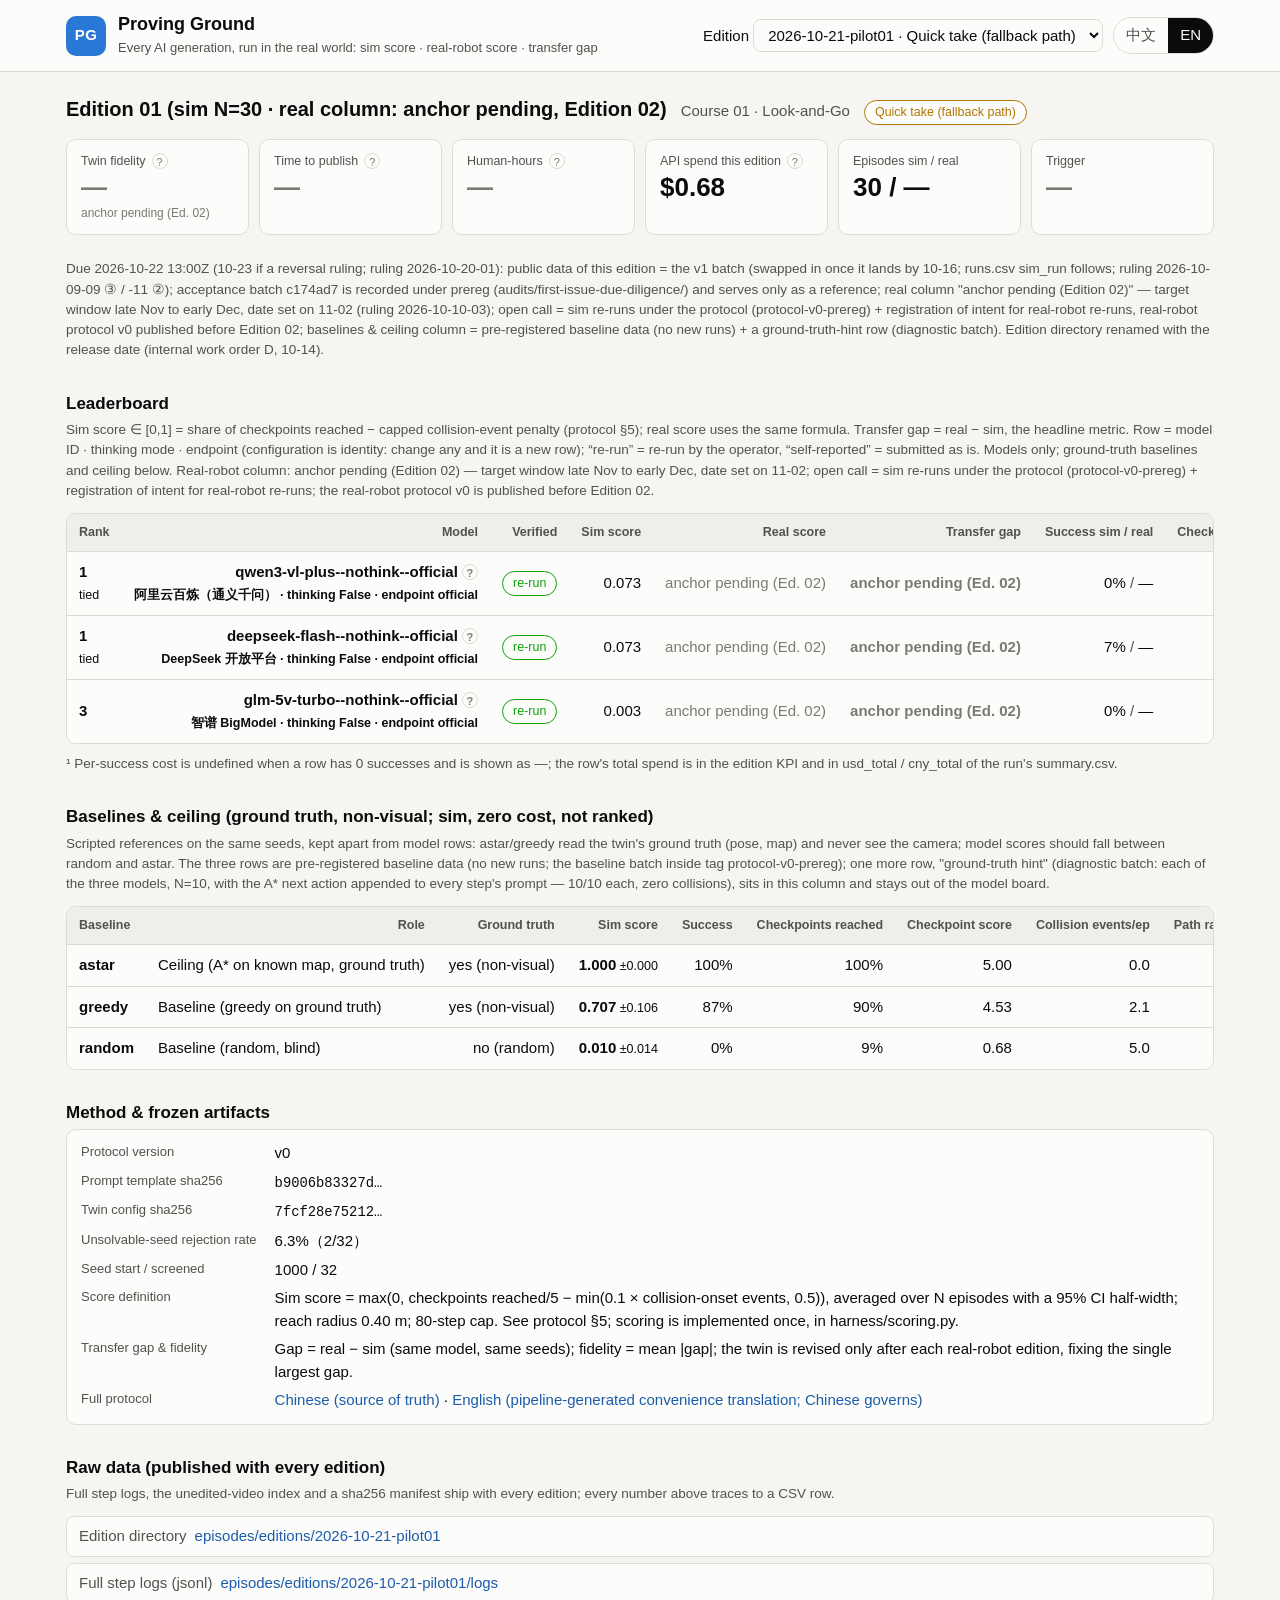
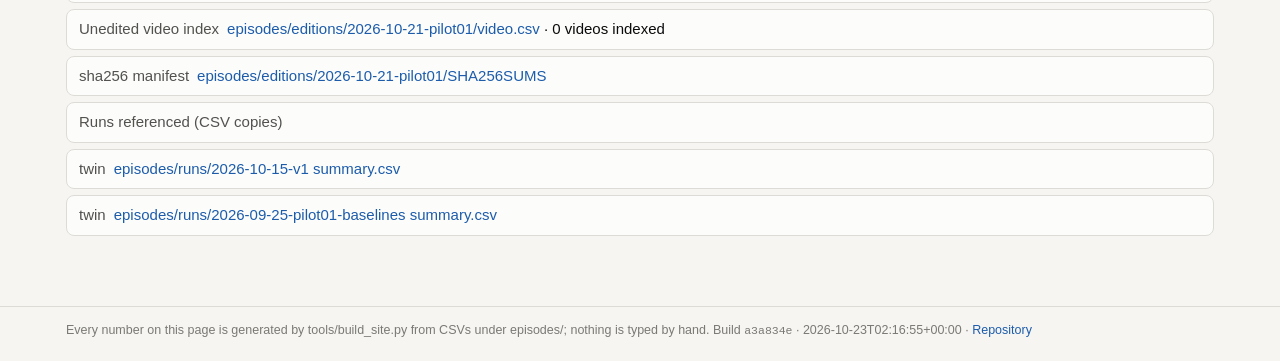
<file: site/index.html>
<!doctype html>
<html lang="zh-CN">
<head>
<meta charset="utf-8">
<meta name="viewport" content="width=device-width, initial-scale=1">
<title>Proving Ground · 物理AI实验场</title>
<meta name="description" content="Physical-AI proving ground: every frontier multimodal model, run through the same course in simulation and on a cheap real robot. Sim score, real-robot score, transfer gap. 物理AI实验场：仿真分／真机分／迁移差三列榜单。">
<link rel="stylesheet" href="style.css">
</head>
<body>
<header class="top">
  <div class="wrap">
    <div class="brand">
      <span class="mark" aria-hidden="true">PG</span>
      <div>
        <h1 data-i18n="site.title">物理AI实验场</h1>
        <p class="tagline" data-i18n="site.tagline"></p>
      </div>
    </div>
    <nav class="controls" aria-label="controls">
      <label><span class="sr" data-i18n="nav.edition"></span> <select id="edition" aria-label="edition"></select></label>
      <div class="lang" role="group" aria-label="language">
        <button type="button" data-lang="zh" aria-pressed="true">中文</button>
        <button type="button" data-lang="en" aria-pressed="false">EN</button>
      </div>
    </nav>
  </div>
</header>

<main class="wrap">
  <section class="hero" aria-labelledby="ed-title">
    <div class="status">
      <span class="ed" id="ed-title"></span>
      <span class="course" data-i18n="site.course"></span>
      <span class="badge" id="ed-status"></span>
    </div>
    <div class="kpis" id="kpis"></div>
    <p class="note" id="ed-notes"></p>
  </section>

  <section aria-labelledby="board-h">
    <h2 id="board-h" data-i18n="board.h"></h2>
    <p class="sub" data-i18n="board.sub"></p>
    <div class="tablewrap"><table id="board"></table></div>
    <p class="note" id="board-empty" hidden data-i18n="board.empty"></p>
    <p class="note" id="board-fn" hidden></p>
  </section>

  <section aria-labelledby="baseline-h">
    <h2 id="baseline-h" data-i18n="baseline.h"></h2>
    <p class="sub" data-i18n="baseline.sub"></p>
    <div class="tablewrap"><table id="baselines"></table></div>
  </section>

  <section aria-labelledby="method-h">
    <h2 id="method-h" data-i18n="method.h"></h2>
    <dl class="method" id="method"></dl>
  </section>

  <section aria-labelledby="data-h">
    <h2 id="data-h" data-i18n="data.h"></h2>
    <p class="sub" data-i18n="data.sub"></p>
    <ul class="links" id="datalinks"></ul>
  </section>
</main>

<footer><div class="wrap" id="foot"></div></footer>
<script src="app.js"></script>
</body>
</html>
</file>
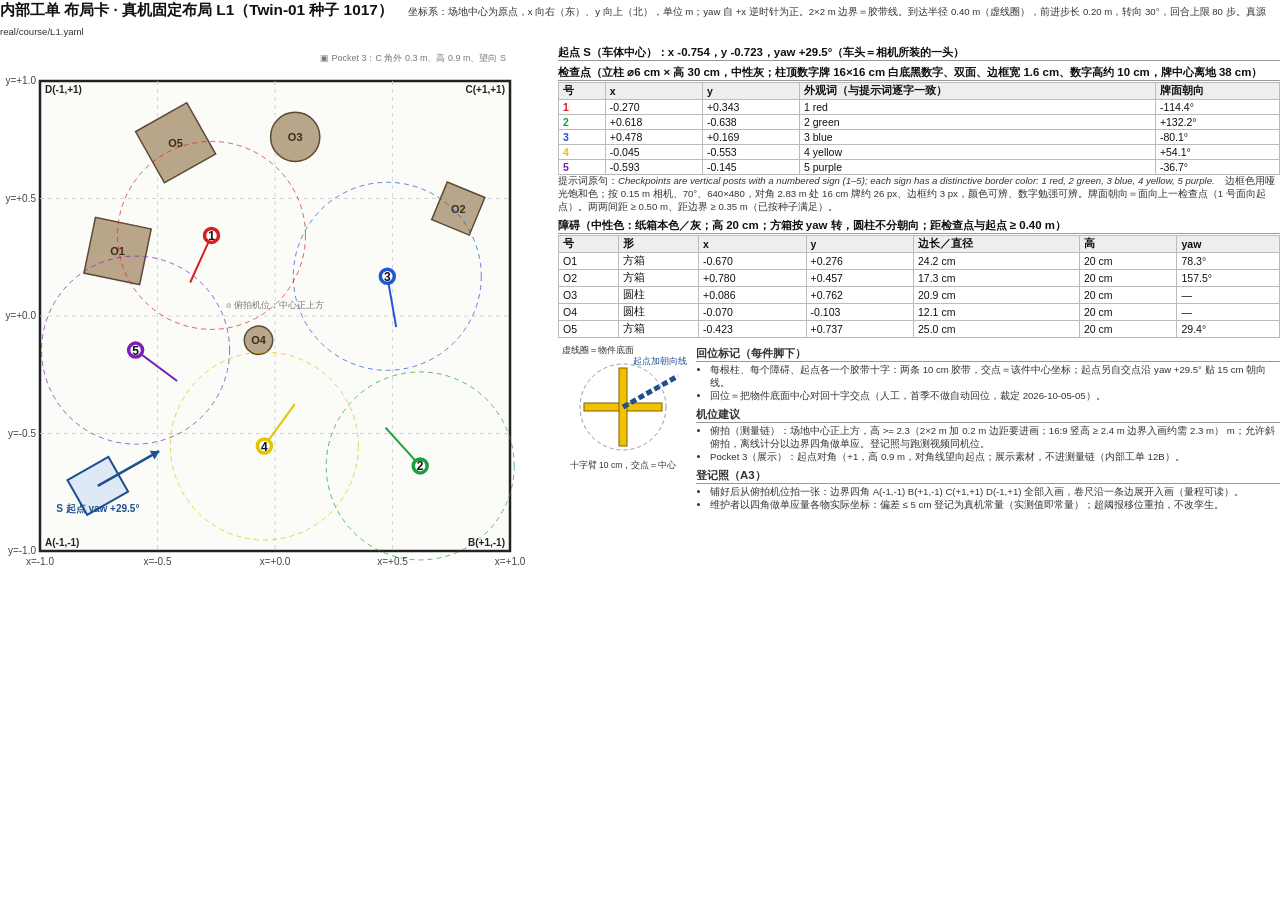
<file: real/course/L1-card.html>
<!doctype html><html lang="zh"><head><meta charset="utf-8"><title>内部工单 L1 布局卡</title>
<style>
@page { size: A4 landscape; margin: 7mm; }
body { font-family: "PingFang SC", "Hiragino Sans GB", "Helvetica Neue", Arial, sans-serif; font-size: 7.9pt; color: #111; margin: 0; }
h1 { font-size: 11.5pt; margin: 0 0 2px 0; }
h2 { font-size: 8.6pt; margin: 4px 0 1px 0; border-bottom: 1px solid #999; }
table { border-collapse: collapse; width: 100%; }
td, th { border: 1px solid #bbb; padding: 1px 4px; text-align: left; white-space: nowrap; }
th { background: #eee; }
.row { display: flex; gap: 8px; }
.left { flex: 0 0 auto; }
.right { flex: 1 1 auto; min-width: 0; }
.small { font-size: 7.2pt; color: #333; }
ul { margin: 2px 0 2px 14px; padding: 0; }
li { margin: 0; }
</style></head><body>
<h1>内部工单 布局卡 · 真机固定布局 L1（Twin-01 种子 1017）　<span class="small" style="font-weight:normal">坐标系：场地中心为原点，x 向右（东）、y 向上（北），单位 m；yaw 自 +x 逆时针为正。2×2 m 边界＝胶带线。到达半径 0.40 m（虚线圈），前进步长 0.20 m，转向 30°，回合上限 80 步。真源 real/course/L1.yaml</span></h1>
<div class="row">
<div class="left"><svg xmlns="http://www.w3.org/2000/svg" viewBox="0 0 550 550" width="550" height="550" font-family="Helvetica, Arial, sans-serif">
<rect x="40" y="40" width="470.0" height="470.0" fill="#fbfbf8" stroke="#222" stroke-width="2.5"/>
<line x1="157.5" y1="40" x2="157.5" y2="510.0" stroke="#ccc" stroke-width="0.8" stroke-dasharray="4 4"/>
<line x1="40" y1="392.5" x2="510.0" y2="392.5" stroke="#ccc" stroke-width="0.8" stroke-dasharray="4 4"/>
<line x1="275.0" y1="40" x2="275.0" y2="510.0" stroke="#ccc" stroke-width="0.8" stroke-dasharray="4 4"/>
<line x1="40" y1="275.0" x2="510.0" y2="275.0" stroke="#ccc" stroke-width="0.8" stroke-dasharray="4 4"/>
<line x1="392.5" y1="40" x2="392.5" y2="510.0" stroke="#ccc" stroke-width="0.8" stroke-dasharray="4 4"/>
<line x1="40" y1="157.5" x2="510.0" y2="157.5" stroke="#ccc" stroke-width="0.8" stroke-dasharray="4 4"/>
<text x="40.0" y="524.0" font-size="10" text-anchor="middle" fill="#444">x=-1.0</text>
<text x="36" y="513.0" font-size="10" text-anchor="end" fill="#444">y=-1.0</text>
<text x="157.5" y="524.0" font-size="10" text-anchor="middle" fill="#444">x=-0.5</text>
<text x="36" y="395.5" font-size="10" text-anchor="end" fill="#444">y=-0.5</text>
<text x="275.0" y="524.0" font-size="10" text-anchor="middle" fill="#444">x=+0.0</text>
<text x="36" y="278.0" font-size="10" text-anchor="end" fill="#444">y=+0.0</text>
<text x="392.5" y="524.0" font-size="10" text-anchor="middle" fill="#444">x=+0.5</text>
<text x="36" y="160.5" font-size="10" text-anchor="end" fill="#444">y=+0.5</text>
<text x="510.0" y="524.0" font-size="10" text-anchor="middle" fill="#444">x=+1.0</text>
<text x="36" y="43.0" font-size="10" text-anchor="end" fill="#444">y=+1.0</text>
<text x="45.0" y="505.0" font-size="10" font-weight="bold" text-anchor="start" fill="#222">A(-1,-1)</text>
<text x="505.0" y="505.0" font-size="10" font-weight="bold" text-anchor="end" fill="#222">B(+1,-1)</text>
<text x="505.0" y="52.0" font-size="10" font-weight="bold" text-anchor="end" fill="#222">C(+1,+1)</text>
<text x="45.0" y="52.0" font-size="10" font-weight="bold" text-anchor="start" fill="#222">D(-1,+1)</text>
<rect x="89.1" y="181.7" width="56.9" height="56.9" fill="#b9a58a" stroke="#5a4a36" stroke-width="1.5" transform="rotate(-78.3 117.5 210.1)"/>
<text x="117.5" y="214.1" font-size="11" font-weight="bold" text-anchor="middle" fill="#3a2d1e">O1</text>
<rect x="438.0" y="147.3" width="40.7" height="40.7" fill="#b9a58a" stroke="#5a4a36" stroke-width="1.5" transform="rotate(-157.5 458.3 167.6)"/>
<text x="458.3" y="171.6" font-size="11" font-weight="bold" text-anchor="middle" fill="#3a2d1e">O2</text>
<circle cx="295.2" cy="95.9" r="24.6" fill="#b9a58a" stroke="#5a4a36" stroke-width="1.5"/>
<text x="295.2" y="99.9" font-size="11" font-weight="bold" text-anchor="middle" fill="#3a2d1e">O3</text>
<circle cx="258.5" cy="299.2" r="14.2" fill="#b9a58a" stroke="#5a4a36" stroke-width="1.5"/>
<text x="258.5" y="303.2" font-size="11" font-weight="bold" text-anchor="middle" fill="#3a2d1e">O4</text>
<rect x="146.2" y="72.4" width="58.8" height="58.8" fill="#b9a58a" stroke="#5a4a36" stroke-width="1.5" transform="rotate(-29.4 175.6 101.8)"/>
<text x="175.6" y="105.8" font-size="11" font-weight="bold" text-anchor="middle" fill="#3a2d1e">O5</text>
<circle cx="211.5" cy="194.4" r="94.0" fill="none" stroke="#d81e1e" stroke-width="1" stroke-dasharray="5 4" opacity="0.7"/>
<line x1="211.5" y1="194.4" x2="190.2" y2="241.5" stroke="#d81e1e" stroke-width="2"/>
<circle cx="211.5" cy="194.4" r="7.0" fill="#fff" stroke="#d81e1e" stroke-width="3.5"/>
<text x="211.5" y="198.9" font-size="12" font-weight="bold" text-anchor="middle" fill="#111">1</text>
<circle cx="420.2" cy="424.9" r="94.0" fill="none" stroke="#1e9e3a" stroke-width="1" stroke-dasharray="5 4" opacity="0.7"/>
<line x1="420.2" y1="424.9" x2="385.5" y2="386.6" stroke="#1e9e3a" stroke-width="2"/>
<circle cx="420.2" cy="424.9" r="7.0" fill="#fff" stroke="#1e9e3a" stroke-width="3.5"/>
<text x="420.2" y="429.4" font-size="12" font-weight="bold" text-anchor="middle" fill="#111">2</text>
<circle cx="387.3" cy="235.3" r="94.0" fill="none" stroke="#1f55d8" stroke-width="1" stroke-dasharray="5 4" opacity="0.7"/>
<line x1="387.3" y1="235.3" x2="396.2" y2="286.2" stroke="#1f55d8" stroke-width="2"/>
<circle cx="387.3" cy="235.3" r="7.0" fill="#fff" stroke="#1f55d8" stroke-width="3.5"/>
<text x="387.3" y="239.8" font-size="12" font-weight="bold" text-anchor="middle" fill="#111">3</text>
<circle cx="264.4" cy="405.0" r="94.0" fill="none" stroke="#e3c400" stroke-width="1" stroke-dasharray="5 4" opacity="0.7"/>
<line x1="264.4" y1="405.0" x2="294.7" y2="363.1" stroke="#e3c400" stroke-width="2"/>
<circle cx="264.4" cy="405.0" r="7.0" fill="#fff" stroke="#e3c400" stroke-width="3.5"/>
<text x="264.4" y="409.5" font-size="12" font-weight="bold" text-anchor="middle" fill="#111">4</text>
<circle cx="135.6" cy="309.1" r="94.0" fill="none" stroke="#7a1fb8" stroke-width="1" stroke-dasharray="5 4" opacity="0.7"/>
<line x1="135.6" y1="309.1" x2="177.1" y2="340.0" stroke="#7a1fb8" stroke-width="2"/>
<circle cx="135.6" cy="309.1" r="7.0" fill="#fff" stroke="#7a1fb8" stroke-width="3.5"/>
<text x="135.6" y="313.6" font-size="12" font-weight="bold" text-anchor="middle" fill="#111">5</text>
<g transform="translate(97.8 444.9) rotate(-29.5)"><rect x="-23.5" y="-20.0" width="47.0" height="40.0" fill="#dfe8f5" stroke="#1d4f91" stroke-width="2"/><line x1="0" y1="0" x2="70.5" y2="0" stroke="#1d4f91" stroke-width="2.5"/><polygon points="70.5,0 62.5,-5 62.5,5" fill="#1d4f91"/></g>
<text x="97.8" y="470.9" font-size="10" font-weight="bold" text-anchor="middle" fill="#1d4f91">S 起点 yaw +29.5°</text>
<text x="275.0" y="267.0" font-size="9" text-anchor="middle" fill="#777">⌾ 俯拍机位：中心正上方</text>
<text x="506.0" y="20.0" font-size="9" text-anchor="end" fill="#777">▣ Pocket 3：C 角外 0.3 m、高 0.9 m、望向 S</text>
</svg></div>
<div class="right">
<h2>起点 S（车体中心）：x -0.754，y -0.723，yaw +29.5°（车头＝相机所装的一头）</h2>
<h2>检查点（立柱 ⌀6 cm × 高 30 cm，中性灰；柱顶数字牌 16×16 cm 白底黑数字、双面、边框宽 1.6 cm、数字高约 10 cm，牌中心离地 38 cm）</h2>
<table><tr><th>号</th><th>x</th><th>y</th><th>外观词（与提示词逐字一致）</th><th>牌面朝向</th></tr><tr><td><b style="color:#d81e1e">1</b></td><td>-0.270</td><td>+0.343</td><td>1 red</td><td>-114.4°</td></tr><tr><td><b style="color:#1e9e3a">2</b></td><td>+0.618</td><td>-0.638</td><td>2 green</td><td>+132.2°</td></tr><tr><td><b style="color:#1f55d8">3</b></td><td>+0.478</td><td>+0.169</td><td>3 blue</td><td>-80.1°</td></tr><tr><td><b style="color:#e3c400">4</b></td><td>-0.045</td><td>-0.553</td><td>4 yellow</td><td>+54.1°</td></tr><tr><td><b style="color:#7a1fb8">5</b></td><td>-0.593</td><td>-0.145</td><td>5 purple</td><td>-36.7°</td></tr></table>
<div class="small">提示词原句：<i>Checkpoints are vertical posts with a numbered sign (1–5); each sign has a distinctive border color: 1 red, 2 green, 3 blue, 4 yellow, 5 purple.</i>　边框色用哑光饱和色；按 0.15 m 相机、70°、640×480，对角 2.83 m 处 16 cm 牌约 26 px、边框约 3 px，颜色可辨、数字勉强可辨。牌面朝向＝面向上一检查点（1 号面向起点）。两两间距 ≥ 0.50 m、距边界 ≥ 0.35 m（已按种子满足）。</div>
<h2>障碍（中性色：纸箱本色／灰；高 20 cm；方箱按 yaw 转，圆柱不分朝向；距检查点与起点 ≥ 0.40 m）</h2>
<table><tr><th>号</th><th>形</th><th>x</th><th>y</th><th>边长／直径</th><th>高</th><th>yaw</th></tr><tr><td>O1</td><td>方箱</td><td>-0.670</td><td>+0.276</td><td>24.2 cm</td><td>20 cm</td><td>78.3°</td></tr><tr><td>O2</td><td>方箱</td><td>+0.780</td><td>+0.457</td><td>17.3 cm</td><td>20 cm</td><td>157.5°</td></tr><tr><td>O3</td><td>圆柱</td><td>+0.086</td><td>+0.762</td><td>20.9 cm</td><td>20 cm</td><td>—</td></tr><tr><td>O4</td><td>圆柱</td><td>-0.070</td><td>-0.103</td><td>12.1 cm</td><td>20 cm</td><td>—</td></tr><tr><td>O5</td><td>方箱</td><td>-0.423</td><td>+0.737</td><td>25.0 cm</td><td>20 cm</td><td>29.4°</td></tr></table>
<div class="row" style="margin-top:4px">
<div style="flex:0 0 auto"><svg xmlns="http://www.w3.org/2000/svg" viewBox="0 0 130 130" width="130" height="130" font-family="Helvetica, Arial, sans-serif"><circle cx="65.0" cy="65.0" r="43" fill="none" stroke="#999" stroke-dasharray="4 3"/><rect x="26" y="61.0" width="78" height="8" fill="#f2c200" stroke="#7a6300"/><rect x="61.0" y="26" width="8" height="78" fill="#f2c200" stroke="#7a6300"/><line x1="65.0" y1="65.0" x2="120" y2="34" stroke="#1d4f91" stroke-width="5" stroke-dasharray="6 3"/><text x="65" y="126" font-size="8.5" text-anchor="middle" fill="#333">十字臂 10 cm，交点＝中心</text><text x="75" y="22" font-size="8.5" fill="#1d4f91">起点加朝向线</text><text x="4" y="11" font-size="8.5" fill="#333">虚线圈＝物件底面</text></svg></div>
<div class="small" style="flex:1 1 auto">
<h2>回位标记（每件脚下）</h2>
<ul><li>每根柱、每个障碍、起点各一个胶带十字：两条 10 cm 胶带，交点＝该件中心坐标；起点另自交点沿 yaw +29.5° 贴 15 cm 朝向线。</li>
<li>回位＝把物件底面中心对回十字交点（人工，首季不做自动回位，裁定 2026-10-05-05）。</li></ul>
<h2>机位建议</h2>
<ul><li>俯拍（测量链）：场地中心正上方，高 &gt;= 2.3（2×2 m 加 0.2 m 边距要进画；16:9 竖高 ≥ 2.4 m 边界入画约需 2.3 m） m；允许斜俯拍，离线计分以边界四角做单应。登记照与跑测视频同机位。</li>
<li>Pocket 3（展示）：起点对角（+1，高 0.9 m，对角线望向起点；展示素材，不进测量链（内部工单 12B）。</li></ul>
<h2>登记照（A3）</h2>
<ul><li>铺好后从俯拍机位拍一张：边界四角 A(-1,-1) B(+1,-1) C(+1,+1) D(-1,+1) 全部入画，卷尺沿一条边展开入画（量程可读）。</li>
<li>维护者以四角做单应量各物实际坐标：偏差 ≤ 5 cm 登记为真机常量（实测值即常量）；超阈报移位重拍，不改孪生。</li></ul>
</div></div>
</div></div>
</body></html>
</file>
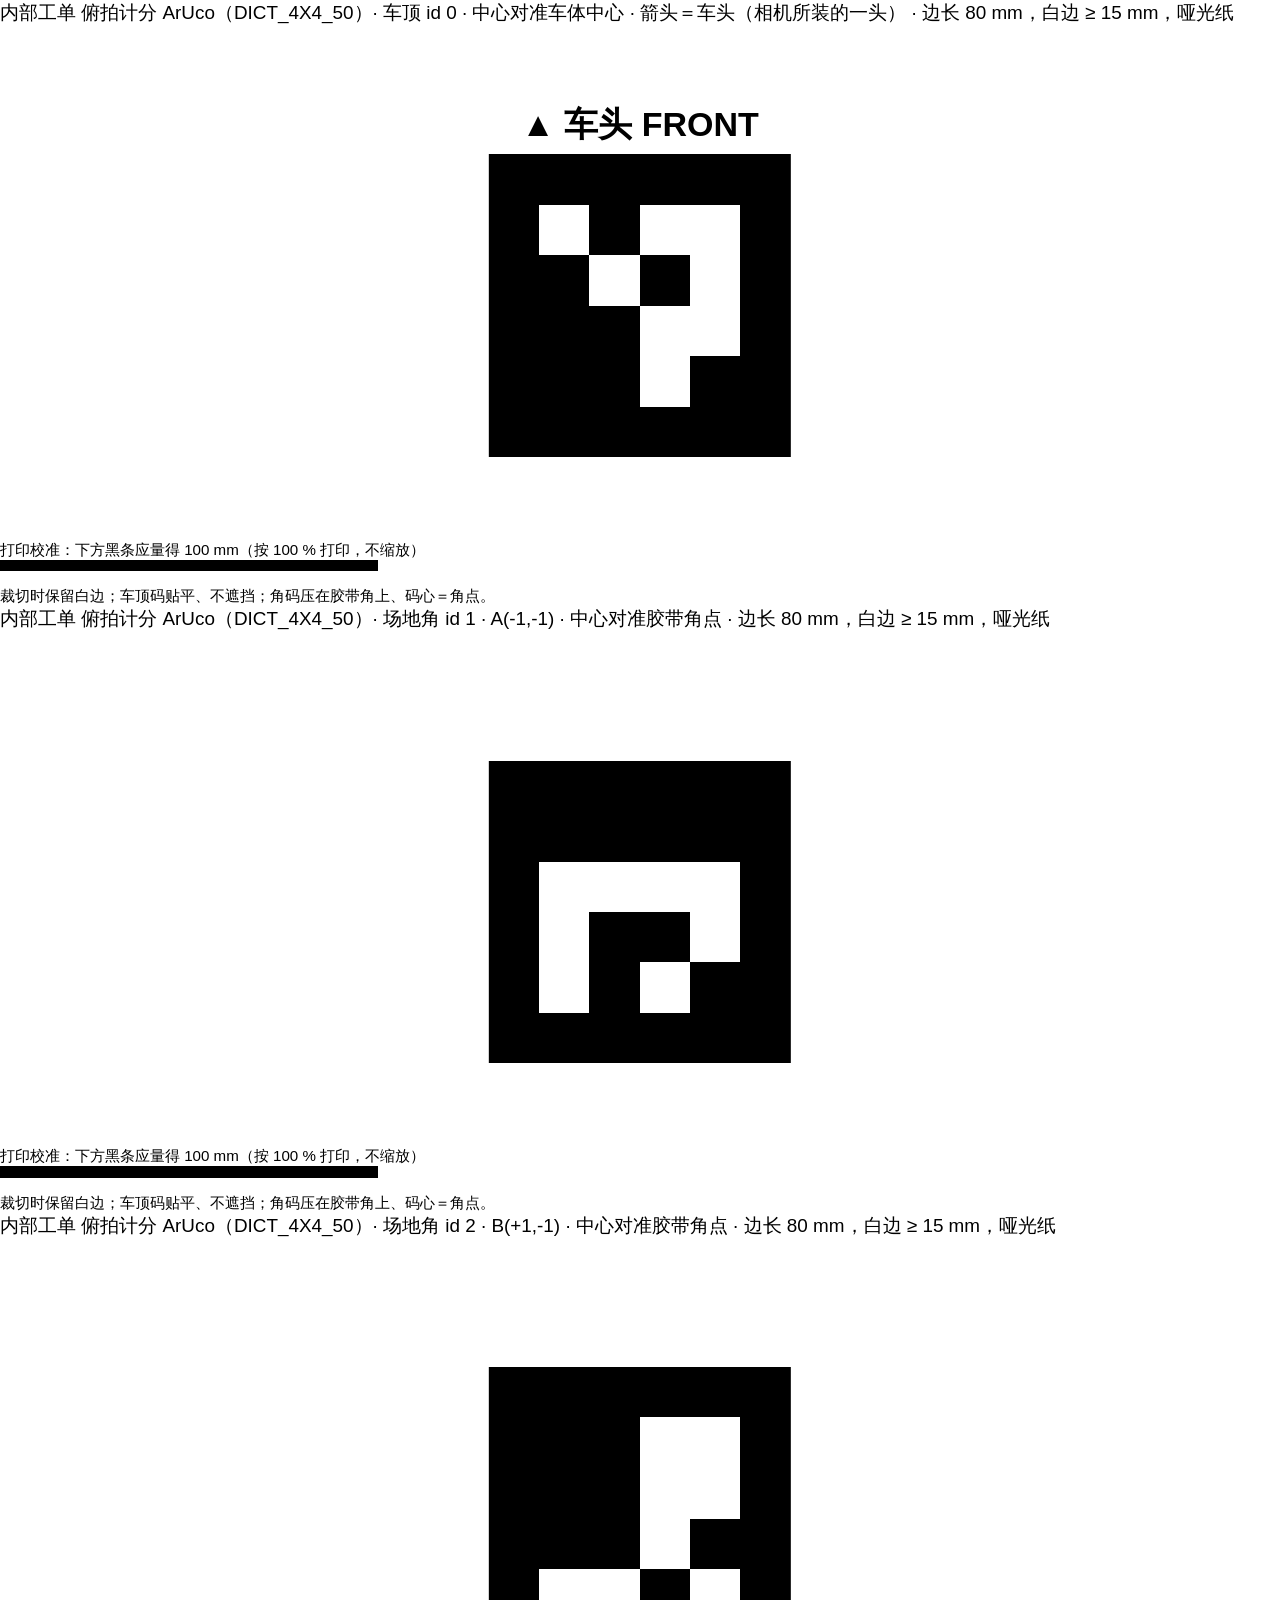
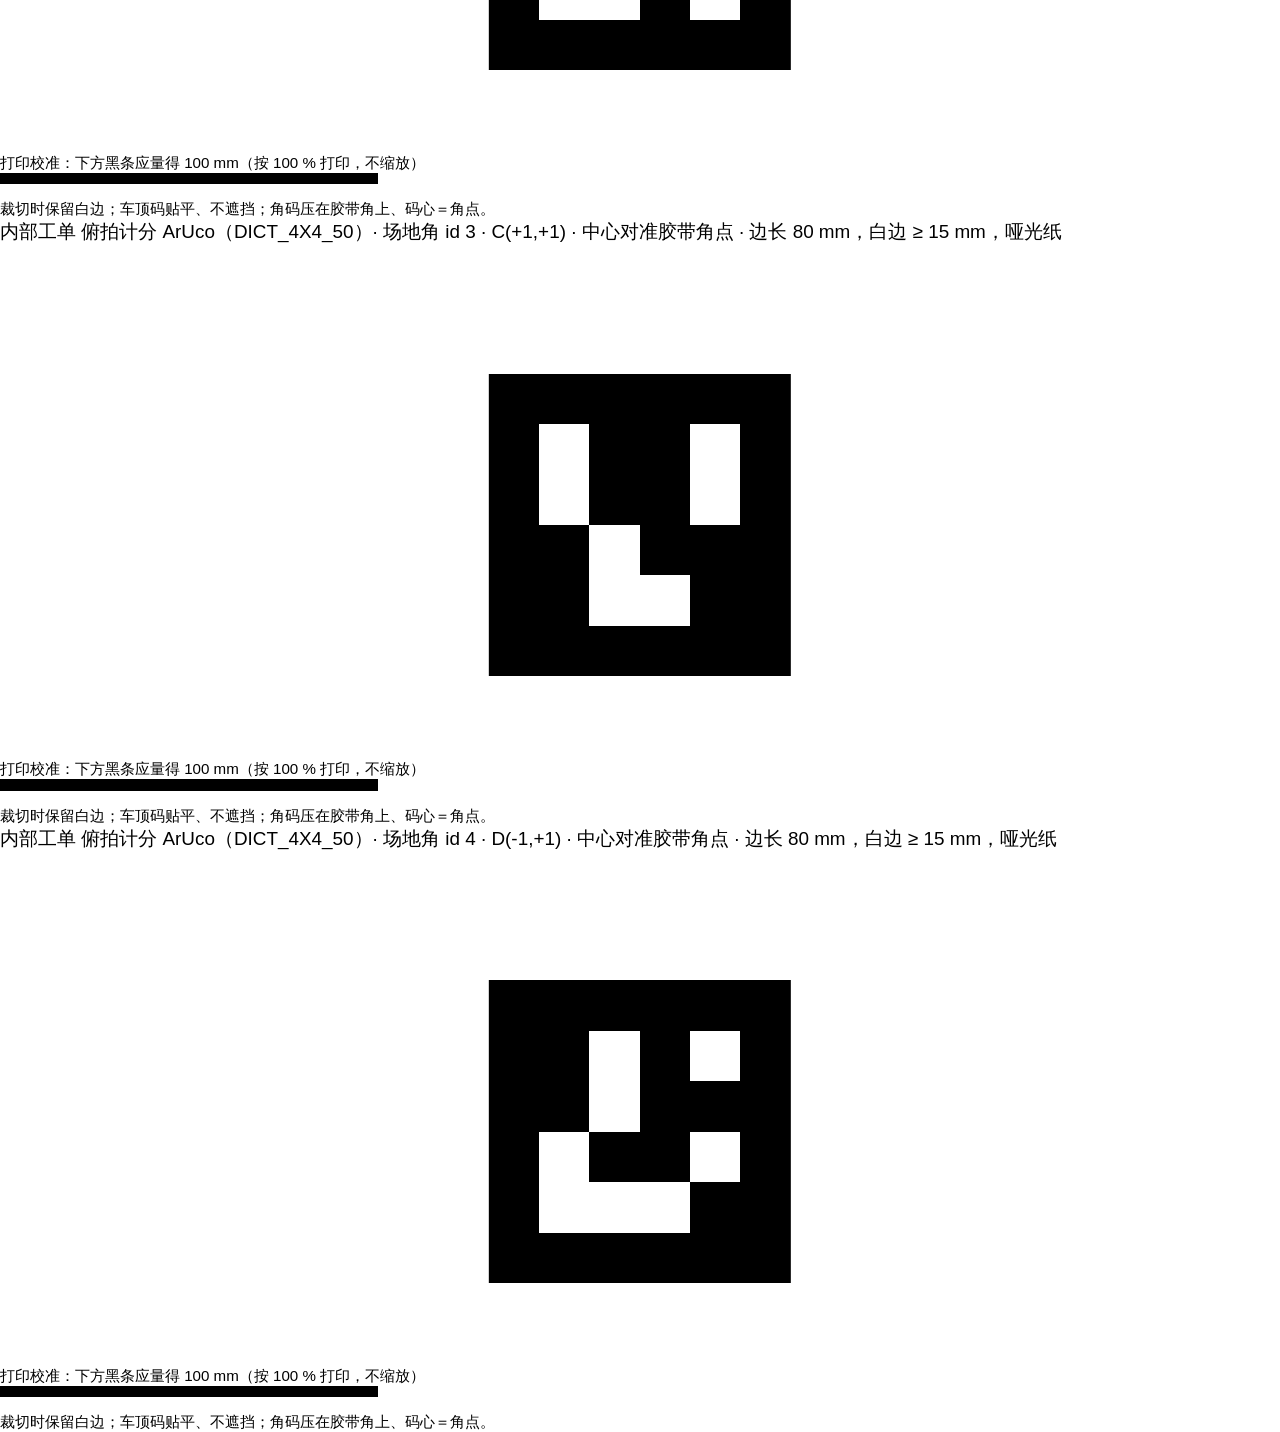
<file: real/score_overhead/aruco-sheet.html>
<!doctype html><html lang="zh"><head><meta charset="utf-8"><title>internal work order ArUco</title>
<style>@page { size: A4 portrait; margin: 12mm; } body { font-family: "PingFang SC", Helvetica, Arial, sans-serif; margin:0; }
section { page-break-after: always; } section:last-child { page-break-after: auto; }</style></head><body><section>
<div style="font-size:5mm;margin-bottom:6mm">内部工单 俯拍计分 ArUco（DICT_4X4_50）· 车顶 id 0 · 中心对准车体中心 · 箭头＝车头（相机所装的一头） · 边长 80 mm，白边 ≥ 15 mm，哑光纸</div>
<div style="position:relative;height:120mm"><div style="position:absolute;left:50%;top:14mm;transform:translateX(-50%);font-size:9mm;font-weight:bold">▲ 车头 FRONT</div>
<img src="[data-uri]" style="position:absolute;left:50%;top:28mm;transform:translateX(-50%);width:80mm;height:80mm;image-rendering:pixelated"/>
</div>
<div style="margin-top:10mm;font-size:4mm">打印校准：下方黑条应量得 100 mm（按 100 % 打印，不缩放）</div>
<div style="width:100mm;height:3mm;background:#000"></div>
<div style="font-size:4mm;margin-top:4mm">裁切时保留白边；车顶码贴平、不遮挡；角码压在胶带角上、码心＝角点。</div>
</section><section>
<div style="font-size:5mm;margin-bottom:6mm">内部工单 俯拍计分 ArUco（DICT_4X4_50）· 场地角 id 1 · A(-1,-1) · 中心对准胶带角点 · 边长 80 mm，白边 ≥ 15 mm，哑光纸</div>
<div style="position:relative;height:120mm">
<img src="[data-uri]" style="position:absolute;left:50%;top:28mm;transform:translateX(-50%);width:80mm;height:80mm;image-rendering:pixelated"/>
</div>
<div style="margin-top:10mm;font-size:4mm">打印校准：下方黑条应量得 100 mm（按 100 % 打印，不缩放）</div>
<div style="width:100mm;height:3mm;background:#000"></div>
<div style="font-size:4mm;margin-top:4mm">裁切时保留白边；车顶码贴平、不遮挡；角码压在胶带角上、码心＝角点。</div>
</section><section>
<div style="font-size:5mm;margin-bottom:6mm">内部工单 俯拍计分 ArUco（DICT_4X4_50）· 场地角 id 2 · B(+1,-1) · 中心对准胶带角点 · 边长 80 mm，白边 ≥ 15 mm，哑光纸</div>
<div style="position:relative;height:120mm">
<img src="[data-uri]" style="position:absolute;left:50%;top:28mm;transform:translateX(-50%);width:80mm;height:80mm;image-rendering:pixelated"/>
</div>
<div style="margin-top:10mm;font-size:4mm">打印校准：下方黑条应量得 100 mm（按 100 % 打印，不缩放）</div>
<div style="width:100mm;height:3mm;background:#000"></div>
<div style="font-size:4mm;margin-top:4mm">裁切时保留白边；车顶码贴平、不遮挡；角码压在胶带角上、码心＝角点。</div>
</section><section>
<div style="font-size:5mm;margin-bottom:6mm">内部工单 俯拍计分 ArUco（DICT_4X4_50）· 场地角 id 3 · C(+1,+1) · 中心对准胶带角点 · 边长 80 mm，白边 ≥ 15 mm，哑光纸</div>
<div style="position:relative;height:120mm">
<img src="[data-uri]" style="position:absolute;left:50%;top:28mm;transform:translateX(-50%);width:80mm;height:80mm;image-rendering:pixelated"/>
</div>
<div style="margin-top:10mm;font-size:4mm">打印校准：下方黑条应量得 100 mm（按 100 % 打印，不缩放）</div>
<div style="width:100mm;height:3mm;background:#000"></div>
<div style="font-size:4mm;margin-top:4mm">裁切时保留白边；车顶码贴平、不遮挡；角码压在胶带角上、码心＝角点。</div>
</section><section>
<div style="font-size:5mm;margin-bottom:6mm">内部工单 俯拍计分 ArUco（DICT_4X4_50）· 场地角 id 4 · D(-1,+1) · 中心对准胶带角点 · 边长 80 mm，白边 ≥ 15 mm，哑光纸</div>
<div style="position:relative;height:120mm">
<img src="[data-uri]" style="position:absolute;left:50%;top:28mm;transform:translateX(-50%);width:80mm;height:80mm;image-rendering:pixelated"/>
</div>
<div style="margin-top:10mm;font-size:4mm">打印校准：下方黑条应量得 100 mm（按 100 % 打印，不缩放）</div>
<div style="width:100mm;height:3mm;background:#000"></div>
<div style="font-size:4mm;margin-top:4mm">裁切时保留白边；车顶码贴平、不遮挡；角码压在胶带角上、码心＝角点。</div>
</section></body></html>
</file>
<file: site/style.css>
/* 物理AI实验场 · 榜单站（内部工单）。色板取 dataviz 参考实例（表面／文字／蓝红发散对）；表格为主，无图表。 */
:root {
  color-scheme: light;
  --surface-0: #f6f5f2; --surface-1: #fcfcfb; --surface-2: #efeeea; --line: #dcdbd5;
  --text-1: #0b0b0b; --text-2: #52514e; --text-3: #7a7974;
  --accent: #2a78d6; --accent-ink: #1c5cab; --neg: #d03b3b; --pos: #1c5cab; --neutral: #f0efec;
  --good: #0ca30c; --warn: #b07600; --bad: #d03b3b;
  --radius: 10px; --max: 1180px;
  font-family: -apple-system, "PingFang SC", "Noto Sans CJK SC", "Helvetica Neue", Arial, "Microsoft YaHei", sans-serif;
}
@media (prefers-color-scheme: dark) {
  :root:not([data-theme="light"]) {
    color-scheme: dark;
    --surface-0: #121211; --surface-1: #1a1a19; --surface-2: #232322; --line: #343431;
    --text-1: #ffffff; --text-2: #c3c2b7; --text-3: #8f8e86;
    --accent: #3987e5; --accent-ink: #86b6ef; --neg: #e66767; --pos: #86b6ef; --neutral: #383835;
    --good: #0ca30c; --warn: #fab219; --bad: #e66767;
  }
}
:root[data-theme="dark"] {
  color-scheme: dark;
  --surface-0: #121211; --surface-1: #1a1a19; --surface-2: #232322; --line: #343431;
  --text-1: #ffffff; --text-2: #c3c2b7; --text-3: #8f8e86;
  --accent: #3987e5; --accent-ink: #86b6ef; --neg: #e66767; --pos: #86b6ef; --neutral: #383835;
  --good: #0ca30c; --warn: #fab219; --bad: #e66767;
}
* { box-sizing: border-box; }
html { -webkit-text-size-adjust: 100%; }
body { margin: 0; background: var(--surface-0); color: var(--text-1); line-height: 1.5; font-size: 15px; }
a { color: var(--accent-ink); text-decoration: none; }
a:hover { text-decoration: underline; }
code, .mono { font-family: ui-monospace, SFMono-Regular, Menlo, Consolas, monospace; font-size: 0.92em; }
.wrap { max-width: var(--max); margin: 0 auto; padding: 0 16px; }
.top { border-bottom: 1px solid var(--line); background: var(--surface-1); }
.top .wrap { display: flex; flex-wrap: wrap; gap: 12px 24px; align-items: center; justify-content: space-between; padding-top: 14px; padding-bottom: 14px; }
.brand { display: flex; gap: 12px; align-items: center; min-width: 0; }
.mark { display: inline-grid; place-items: center; width: 40px; height: 40px; border-radius: 10px; background: var(--accent); color: #fff; font-weight: 700; letter-spacing: .02em; flex: none; }
.brand h1 { margin: 0; font-size: 18px; line-height: 1.2; }
.brand .tagline { margin: 2px 0 0; color: var(--text-2); font-size: 13px; }
.controls { display: flex; gap: 10px; align-items: center; flex-wrap: wrap; }
.lang { display: inline-flex; border: 1px solid var(--line); border-radius: 999px; overflow: hidden; }
.lang button { border: 0; background: transparent; color: var(--text-2); padding: 6px 12px; font: inherit; cursor: pointer; }
.lang button[aria-pressed="true"] { background: var(--text-1); color: var(--surface-1); }
select { font: inherit; padding: 6px 10px; border-radius: 8px; border: 1px solid var(--line); background: var(--surface-1); color: var(--text-1); max-width: 60vw; }
main.wrap { padding-top: 22px; padding-bottom: 40px; }
section { margin: 0 0 30px; }
h2 { font-size: 17px; margin: 0 0 4px; }
.sub { margin: 0 0 12px; color: var(--text-2); font-size: 13.5px; }
.hero { display: grid; gap: 14px; }
.status { display: flex; flex-wrap: wrap; align-items: baseline; gap: 8px 14px; }
.status .ed { font-size: 20px; font-weight: 600; }
.status .course { color: var(--text-2); }
.badge { display: inline-block; padding: 2px 10px; border-radius: 999px; border: 1px solid var(--line); font-size: 12.5px; color: var(--text-2); background: var(--surface-1); }
.badge.formal { border-color: var(--good); color: var(--good); }
.badge.quick { border-color: var(--warn); color: var(--warn); }
.kpis { display: grid; grid-template-columns: repeat(auto-fit, minmax(150px, 1fr)); gap: 10px; }
.kpi { background: var(--surface-1); border: 1px solid var(--line); border-radius: var(--radius); padding: 12px 14px; min-width: 0; }
.kpi .k { color: var(--text-2); font-size: 12.5px; display: flex; gap: 6px; align-items: center; }
.kpi .v { font-size: 26px; font-weight: 600; font-variant-numeric: tabular-nums; margin-top: 2px; line-height: 1.15; word-break: break-word; }
.kpi .v small { font-size: 13px; font-weight: 400; color: var(--text-2); margin-left: 4px; }
.kpi .s { color: var(--text-3); font-size: 12px; margin-top: 2px; }
.kpi .s.bad { color: var(--bad); } .kpi .s.warn { color: var(--warn); } .kpi .s.good { color: var(--good); }
abbr.help { cursor: help; text-decoration: none; border: 1px solid var(--line); border-radius: 999px; width: 16px; height: 16px; display: inline-grid; place-items: center; font-size: 11px; color: var(--text-3); }
.tablewrap { overflow-x: auto; border: 1px solid var(--line); border-radius: var(--radius); background: var(--surface-1); -webkit-overflow-scrolling: touch; }
table { border-collapse: collapse; width: 100%; min-width: 720px; font-variant-numeric: tabular-nums; }
th, td { padding: 9px 12px; text-align: right; border-bottom: 1px solid var(--line); white-space: nowrap; }
th { font-weight: 600; color: var(--text-2); font-size: 12.5px; background: var(--surface-2); position: sticky; top: 0; }
th:first-child, td:first-child { text-align: left; position: sticky; left: 0; background: var(--surface-1); }
th:first-child { background: var(--surface-2); }
tr:last-child td { border-bottom: 0; }
td.model { font-weight: 600; }
td .pair { color: var(--text-2); }
td .pair b { color: var(--text-1); font-weight: 500; }
td.gap { font-weight: 600; }
td.gap.neg { color: var(--neg); } td.gap.pos { color: var(--pos); }
td.na, .na { color: var(--text-3); }
.bar { display: inline-block; height: 8px; border-radius: 4px; vertical-align: middle; margin-left: 6px; background: var(--accent); opacity: .85; }
.note { color: var(--text-2); font-size: 13.5px; margin: 10px 0 0; }
dl.method { display: grid; grid-template-columns: max-content 1fr; gap: 6px 18px; margin: 0; background: var(--surface-1); border: 1px solid var(--line); border-radius: var(--radius); padding: 12px 14px; }
dl.method dt { color: var(--text-2); font-size: 13px; }
dl.method dd { margin: 0; min-width: 0; overflow-wrap: anywhere; }
ul.links { margin: 0; padding: 0; list-style: none; display: grid; gap: 6px; }
ul.links li { background: var(--surface-1); border: 1px solid var(--line); border-radius: 8px; padding: 8px 12px; overflow-wrap: anywhere; }
ul.links li span.k { color: var(--text-2); margin-right: 8px; }
footer { border-top: 1px solid var(--line); color: var(--text-3); font-size: 12.5px; }
footer .wrap { padding-top: 14px; padding-bottom: 24px; }
@media (max-width: 640px) {
  .brand h1 { font-size: 16px; }
  .kpi .v { font-size: 22px; }
  dl.method { grid-template-columns: 1fr; gap: 2px; }
  dl.method dt { margin-top: 8px; }
}
</file>
